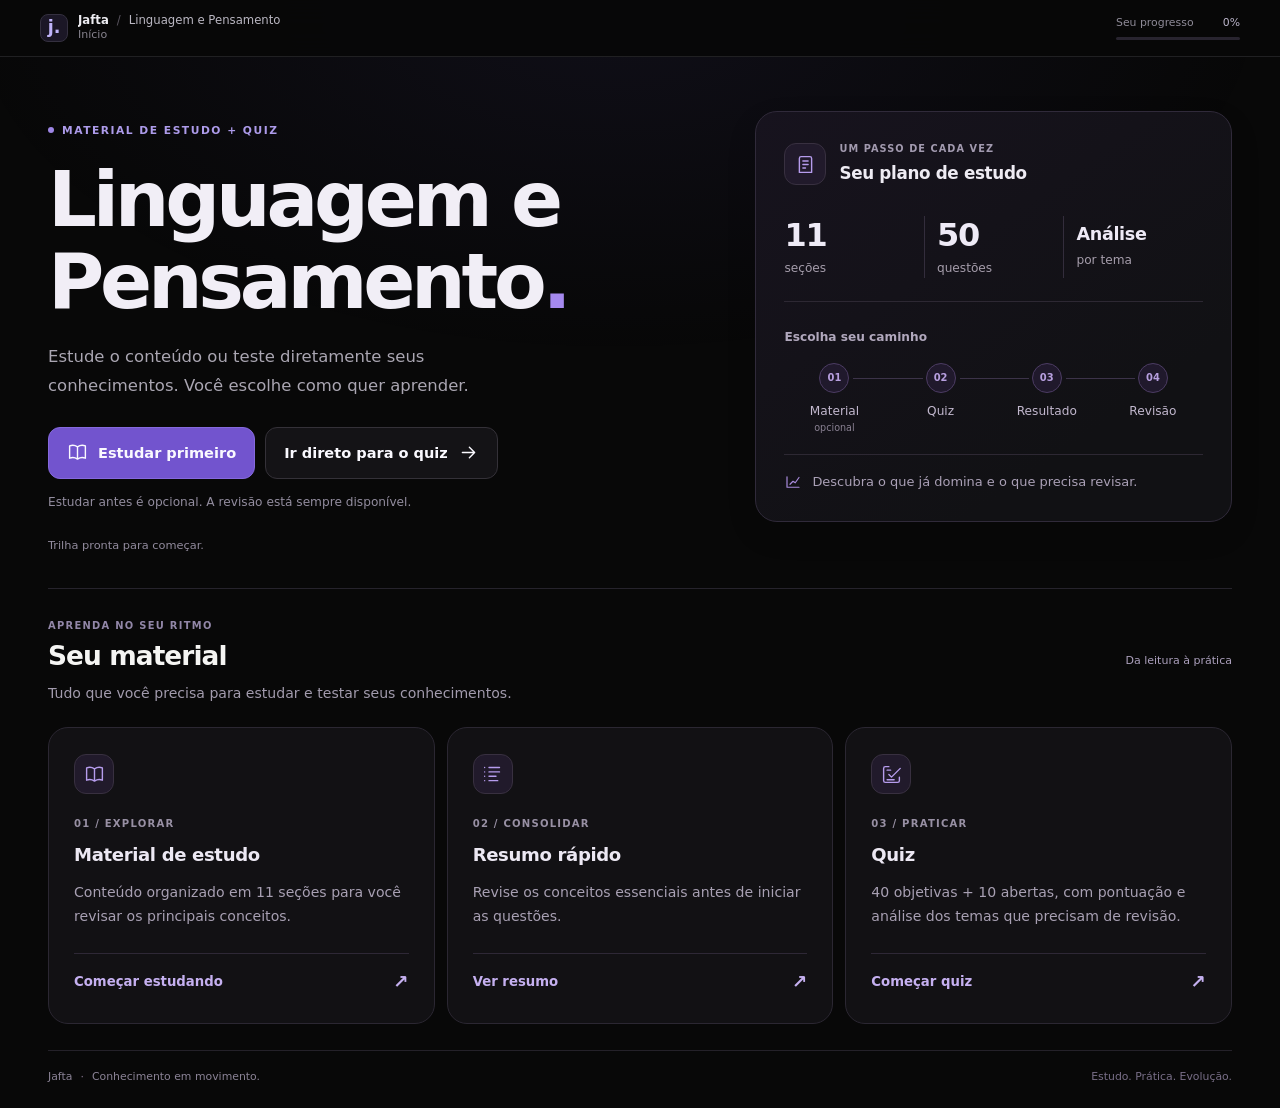
<file: index.html>
<!doctype html>
<html lang="pt-BR">
<head>
  <meta charset="utf-8">
  <meta name="viewport" content="width=device-width,initial-scale=1,viewport-fit=cover">
  <meta name="theme-color" content="#080808">
  <meta name="description" content="Plataforma de estudo sobre Linguagem e Pensamento.">
  <title>Linguagem e Pensamento — Estudo interativo</title>
  <link rel="stylesheet" href="css/app.css">
</head>
<body>
  <a class="skip-link" href="#mainContent">Pular para o conteúdo</a>
  <header class="app-header" id="appHeader">
    <div class="header-row">
      <div class="header-identity">
        <button class="icon-button header-back is-hidden" id="headerBack" type="button" aria-label="Voltar"><span aria-hidden="true">←</span></button>
        <span class="brand-mark" aria-hidden="true">j.</span>
        <div class="header-copy"><span class="header-course"><b>Jafta</b><span class="breadcrumb-divider" aria-hidden="true">/</span>Linguagem e Pensamento</span><strong id="stageLabel">Início</strong></div>
      </div>
      <div class="header-meter"><div class="header-meter-label"><span>Seu progresso</span><span class="header-percent" id="headerPercent">0%</span></div><div class="header-progress" aria-hidden="true"><span id="headerProgress"></span></div></div>
    </div>
  </header>
  <main id="mainContent" tabindex="-1">
    <section class="screen home-screen is-active" id="homeScreen" aria-labelledby="homeTitle">
      <div class="home-hero">
        <div class="hero-copy">
          <p class="eyebrow"><span class="eyebrow-dot" aria-hidden="true"></span>Material de estudo + Quiz</p>
          <h1 id="homeTitle">Linguagem e<br>Pensamento<span class="title-period">.</span></h1>
          <p class="hero-text">Estude o conteúdo ou teste diretamente seus conhecimentos. Você escolhe como quer aprender.</p>
          <div class="hero-actions" aria-label="Escolha como começar">
            <button class="home-button home-button-primary" id="startStudyBtn" data-home-entry type="button" disabled><svg class="ui-icon" aria-hidden="true" viewBox="0 0 24 24"><path d="M12 5.5C9 3.5 5.5 3.5 3 4.5v14c2.5-1 6-1 9 1 3-2 6.5-2 9-1v-14c-2.5-1-6-1-9 1Zm0 0v14"/></svg>Estudar primeiro</button>
            <button class="home-button home-button-secondary" id="directQuizBtn" data-home-entry type="button" disabled>Ir direto para o quiz<svg class="ui-icon" aria-hidden="true" viewBox="0 0 24 24"><path d="M5 12h14m-6-6 6 6-6 6"/></svg></button>
          </div>
          <p class="hero-note">Estudar antes é opcional. A revisão está sempre disponível.</p>
        </div>
        <aside class="study-plan" aria-labelledby="planTitle">
          <div class="plan-heading"><span class="plan-icon" aria-hidden="true"><svg class="ui-icon" viewBox="0 0 24 24"><path d="M7 3h10a2 2 0 0 1 2 2v16H5V5a2 2 0 0 1 2-2Zm2 5h6m-6 4h6m-6 4h3"/></svg></span><div><p class="card-label">Um passo de cada vez</p><h2 id="planTitle">Seu plano de estudo</h2></div></div>
          <dl class="plan-stats"><div><dt>seções</dt><dd id="topicCount">11</dd></div><div><dt>questões</dt><dd id="questionCount">60</dd></div><div><dt>por tema</dt><dd class="stat-text">Análise</dd></div></dl>
          <div class="plan-journey"><p class="plan-label">Escolha seu caminho</p><ol><li><span class="journey-node" aria-hidden="true">01</span><span>Material<small>opcional</small></span></li><li><span class="journey-node" aria-hidden="true">02</span><span>Quiz</span></li><li><span class="journey-node" aria-hidden="true">03</span><span>Resultado</span></li><li><span class="journey-node" aria-hidden="true">04</span><span>Revisão</span></li></ol></div>
          <p class="plan-note"><svg class="ui-icon" aria-hidden="true" viewBox="0 0 24 24"><path d="M4 19V5m0 14h16M8 15l4-4 3 2 5-7"/></svg>Descubra o que já domina e o que precisa revisar.</p>
        </aside>
      </div>
      <p class="load-status" id="loadStatus" role="status">Preparando sua trilha…</p>
      <section class="resume-card is-hidden" id="resumeCard" aria-labelledby="resumeTitle"><div><p class="card-label">Em andamento</p><h2 id="resumeTitle">Você possui um estudo em andamento.</h2><p id="resumeDescription"></p></div><div class="button-row"><button class="button primary" id="continueBtn" type="button">Continuar</button><button class="button ghost" id="resetBtn" type="button">Começar novamente</button></div></section>
      <section class="home-material" aria-labelledby="homeMaterialTitle">
        <div class="material-heading"><div><p class="card-label">Aprenda no seu ritmo</p><h2 id="homeMaterialTitle">Seu material</h2><p>Tudo que você precisa para estudar e testar seus conhecimentos.</p></div><span class="material-tag">Da leitura à prática</span></div>
        <div class="material-grid">
          <article class="material-card"><span class="material-icon" aria-hidden="true"><svg class="ui-icon" viewBox="0 0 24 24"><path d="M12 5.5C9 3.5 5.5 3.5 3 4.5v14c2.5-1 6-1 9 1 3-2 6.5-2 9-1v-14c-2.5-1-6-1-9 1Zm0 0v14"/></svg></span><p class="material-card-label">01 / Explorar</p><h3>Material de estudo</h3><p class="material-description">Conteúdo organizado em 11 seções para você revisar os principais conceitos.</p><button class="material-cta" id="homeStudyBtn" data-home-entry type="button" disabled>Começar estudando<span aria-hidden="true">↗</span></button></article>
          <article class="material-card"><span class="material-icon" aria-hidden="true"><svg class="ui-icon" viewBox="0 0 24 24"><path d="M8 4h12M8 9h12M8 14h8M8 19h10M3 4h.01M3 9h.01M3 14h.01M3 19h.01"/></svg></span><p class="material-card-label">02 / Consolidar</p><h3>Resumo rápido</h3><p class="material-description">Revise os conceitos essenciais antes de iniciar as questões.</p><button class="material-cta" id="homeSummaryBtn" data-home-entry type="button" disabled>Ver resumo<span aria-hidden="true">↗</span></button></article>
          <article class="material-card"><span class="material-icon" aria-hidden="true"><svg class="ui-icon" viewBox="0 0 24 24"><path d="M9 3H5a2 2 0 0 0-2 2v14a2 2 0 0 0 2 2h14a2 2 0 0 0 2-2v-4M9 12l3 3L22 5M7 7h4M7 18h8"/></svg></span><p class="material-card-label">03 / Praticar</p><h3>Quiz</h3><p class="material-description">60 questões com explicações, pontuação e análise dos temas que precisam de revisão.</p><button class="material-cta" id="homeQuizBtn" data-home-entry type="button" disabled>Começar quiz<span aria-hidden="true">↗</span></button></article>
        </div>
      </section>
      <section class="history-block is-hidden" id="historyBlock" aria-labelledby="historyTitle"><div class="section-heading"><div><p class="card-label">Seu progresso</p><h2 id="historyTitle">Tentativas recentes</h2></div></div><div class="history-list" id="historyList"></div></section>
      <footer class="home-footer"><span>Jafta<span class="footer-dot" aria-hidden="true">·</span>Conhecimento em movimento.</span><span>Estudo. Prática. Evolução.</span></footer>
    </section>
    <section class="screen study-screen" id="studyScreen" aria-labelledby="studyTitle">
      <div class="study-index"><span id="studyIndex">Seção 1 de 11</span><span id="studyTime">≈ 3 min</span></div>
      <article class="study-article"><p class="section-number" id="studyNumber">01</p><p class="eyebrow" id="studyGroup">Fundamentos</p><h1 id="studyTitle">Título do tópico</h1><p class="study-lead" id="studySubtitle"></p><p class="study-reference is-hidden" id="studyReference"></p><div class="reading-content" id="studyContent"></div><div class="learning-block key-block is-hidden" id="keyConceptBlock"><span>Conceito-chave</span><p id="keyConcept"></p></div><div class="learning-block example-block is-hidden" id="exampleBlock"><span>Exemplo didático</span><p id="studyExample"></p></div><div class="learning-block remember-block is-hidden" id="rememberBlock"><span>Para lembrar</span><p id="studyRemember"></p></div><div class="comparison-list is-hidden" id="comparisonList"></div><div class="active-review-list is-hidden" id="activeReviewList"></div><div class="keywords" id="studyKeywords" aria-label="Palavras-chave"></div><p class="source-note">Conteúdo estruturado exclusivamente a partir de Material_de_Estudo_Concepcoes_da_Linguagem.pdf.</p></article>
      <nav class="screen-actions split-actions" aria-label="Navegação entre tópicos"><button class="button ghost" id="previousTopicBtn" type="button">Anterior</button><button class="button primary" id="nextTopicBtn" type="button">Próximo tópico</button></nav>
      <div class="study-final-actions is-hidden" id="studyFinalActions"><button class="button primary button-large" id="studyToSummaryBtn" type="button">Ir para o resumo <span aria-hidden="true">→</span></button><button class="button ghost button-large" id="studyToQuizBtn" type="button">Fazer o quiz agora</button></div>
    </section>
    <section class="screen summary-screen" id="summaryScreen" aria-labelledby="summaryTitle">
      <p class="eyebrow">Revisão rápida</p><h1 id="summaryTitle">Antes do quiz,<br>lembre-se disto.</h1><div class="summary-list" id="summaryList"></div>
      <article class="summary-card contrast-card"><p class="card-label">Não confunda</p><div id="dontConfuse"></div></article><article class="summary-card"><p class="card-label">Palavras-chave</p><div class="keywords" id="summaryKeywords"></div></article><article class="summary-phrase"><p class="card-label">Resumo em uma frase</p><blockquote id="summaryPhrase"></blockquote></article>
      <div class="screen-actions"><button class="button primary button-large" id="startQuizBtn" type="button">Começar quiz <span aria-hidden="true">→</span></button><button class="button ghost" id="reviewMaterialBtn" type="button">Rever material</button></div>
    </section>
    <section class="screen quiz-screen" id="quizScreen" aria-labelledby="questionText"><article class="question-card"><div class="question-meta"><span id="questionCounter">Questão 1 de 60</span><span class="topic-pill" id="topicBadge">Tópico</span></div><h1 id="questionText">Carregando questão…</h1><div class="options" id="optionsContainer" role="group" aria-label="Alternativas"></div><p class="selection-status" id="selectionStatus" aria-live="polite">Selecione uma alternativa.</p><button class="button primary button-large" id="confirmBtn" type="button" disabled>Confirmar resposta</button><section class="answer-feedback is-hidden" id="answerFeedback" aria-live="polite"><p class="feedback-state" id="feedbackState"></p><div class="explanation"><span>Entenda</span><p id="explanationText"></p></div><button class="button primary button-large" id="nextQuestionBtn" type="button">Próxima questão <span aria-hidden="true">→</span></button></section></article></section>
    <section class="screen result-screen" id="endScreen" aria-labelledby="resultTitle"><p class="eyebrow">Resultado</p><h1 id="resultTitle">Sua sessão foi concluída.</h1><article class="score-card"><div class="score-ring" id="scoreRing"><div><strong id="scorePercentage">0%</strong><span>aproveitamento</span></div></div><p><strong id="finalScore">0</strong> de <span id="resultTotal">60</span> questões</p><div class="score-details"><span><strong id="finalCorrect">0</strong> acertos</span><span><strong id="finalErrors">0</strong> erros</span></div></article><p class="performance-message" id="performanceMessage"></p>
      <section class="result-section" aria-labelledby="topicPerformanceTitle"><div class="section-heading"><div><p class="card-label">Visão detalhada</p><h2 id="topicPerformanceTitle">Desempenho por tópico</h2></div></div><div class="performance-list" id="topicPerformance"></div></section>
      <section class="result-section review-points" aria-labelledby="reviewPointsTitle"><div class="section-heading"><div><p class="card-label">Recomendação</p><h2 id="reviewPointsTitle">Pontos para revisar</h2></div></div><p class="section-intro" id="reviewIntro"></p><div class="review-points-list" id="reviewPointsList"></div></section>
      <details class="error-review" id="errorReview"><summary><span>Revisão dos erros</span><small id="errorReviewCount"></small></summary><div class="error-list" id="errorList"></div></details>
      <div class="final-actions"><button class="button primary" id="retryQuizBtn" type="button">Refazer quiz</button><button class="button ghost" id="restudyBtn" type="button">Reestudar</button><button class="button text-button" id="goHomeBtn" type="button">Início</button></div>
    </section>
  </main>
  <div class="toast is-hidden" id="toast" role="status" aria-live="polite"></div>
  <script src="js/app.js" defer></script>
</body>
</html>
</file>
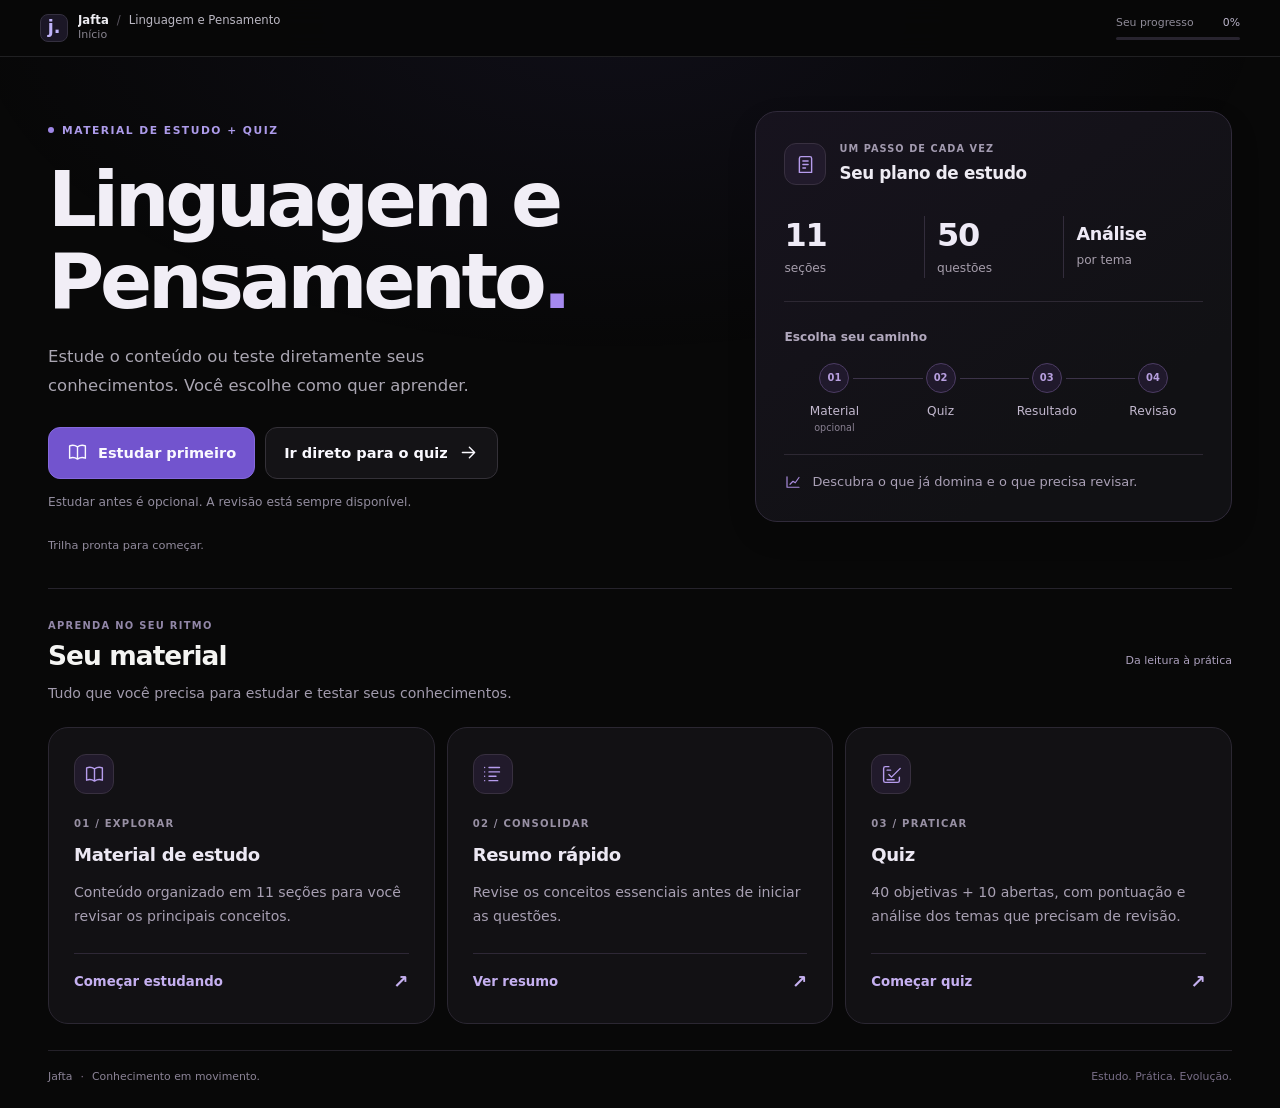
<file: quiz-gerado.html>
<!DOCTYPE html>
<html lang="pt-br">
<head>
    <meta charset="UTF-8">
    <meta name="viewport" content="width=device-width, initial-scale=1.0">
    <title>Quiz Matemática - Gerado</title>
    <link href="https://cdn.jsdelivr.net/npm/bootstrap@5.3.0/dist/css/bootstrap.min.css" rel="stylesheet">
    <link rel="stylesheet" href="https://cdn.jsdelivr.net/npm/bootstrap-icons@1.11.1/font/bootstrap-icons.css">
    <style>
        :root {
            --primary-color: #2563eb;
            --success-color: #16a34a;
            --error-color: #dc2626;
            --bg-color: #f8fafc;
            --card-bg: #ffffff;
            --math-blue: #0369a1;
            --math-purple: #7c3aed;
            --math-orange: #ea580c;
        }

        body {
            background-color: var(--bg-color);
            font-family: 'Segoe UI', system-ui, -apple-system, sans-serif;
            color: #1f2937;
            padding-bottom: 80px;
        }

        .app-container {
            max-width: 600px;
            margin: 0 auto;
            min-height: 100vh;
            background: var(--card-bg);
            box-shadow: 0 0 20px rgba(0,0,0,0.05);
            display: flex;
            flex-direction: column;
        }

        @media (min-width: 768px) {
            .app-container {
                min-height: auto;
                margin-top: 40px;
                margin-bottom: 40px;
                border-radius: 20px;
                overflow: hidden;
            }
            body { padding-bottom: 0; }
        }

        .quiz-header {
            padding: 20px;
            background: white;
            border-bottom: 1px solid #e5e7eb;
            position: sticky;
            top: 0;
            z-index: 10;
        }

        .progress {
            height: 8px;
            border-radius: 4px;
            background-color: #e5e7eb;
            margin-top: 10px;
        }

        .progress-bar {
            background-color: var(--primary-color);
            transition: width 0.3s ease;
        }

        .quiz-body {
            padding: 25px 20px;
            flex-grow: 1;
        }

        .author-badge {
            background-color: #e0e7ff;
            color: var(--primary-color);
            padding: 5px 12px;
            border-radius: 50px;
            font-size: 0.85rem;
            font-weight: 600;
            display: inline-block;
            margin-bottom: 15px;
            text-transform: uppercase;
            letter-spacing: 0.5px;
        }

        .question-text {
            font-size: 1.25rem;
            font-weight: 700;
            line-height: 1.4;
            margin-bottom: 25px;
            color: #111827;
        }

        .option-btn {
            width: 100%;
            text-align: left;
            margin-bottom: 12px;
            padding: 16px;
            border: 2px solid #e5e7eb;
            border-radius: 12px;
            background: white;
            color: #4b5563;
            font-weight: 500;
            transition: all 0.2s ease;
            position: relative;
            display: flex;
            align-items: center;
        }

        .option-btn:hover {
            background-color: #f9fafb;
            border-color: #d1d5db;
        }

        .option-btn.correct {
            background-color: #ecfdf5;
            border-color: var(--success-color);
            color: #065f46;
        }

        .option-btn.wrong {
            background-color: #fef2f2;
            border-color: var(--error-color);
            color: #991b1b;
        }

        .explanation-box {
            margin-top: 20px;
            padding: 15px;
            background-color: #eff6ff;
            border-left: 4px solid var(--primary-color);
            border-radius: 8px;
            font-size: 0.95rem;
            display: none;
            animation: fadeIn 0.4s ease;
        }

        @keyframes fadeIn {
            from { opacity: 0; transform: translateY(10px); }
            to { opacity: 1; transform: translateY(0); }
        }

        .footer-action {
            position: fixed;
            bottom: 0;
            left: 0;
            width: 100%;
            padding: 15px 20px;
            background: white;
            box-shadow: 0 -4px 20px rgba(0,0,0,0.05);
            z-index: 100;
            display: none;
        }

        @media (min-width: 768px) {
            .footer-action {
                position: static;
                box-shadow: none;
                border-top: 1px solid #e5e7eb;
            }
        }

        .screen-centered {
            display: flex;
            flex-direction: column;
            align-items: center;
            justify-content: center;
            min-height: 80vh;
            text-align: center;
            padding: 20px;
        }

        .score-big {
            font-size: 4rem;
            font-weight: 800;
            color: var(--primary-color);
        }

        .btn-custom-primary {
            background-color: var(--primary-color);
            color: white;
            border: none;
            padding: 15px 30px;
            border-radius: 12px;
            font-weight: 600;
            font-size: 1.1rem;
            width: 100%;
            box-shadow: 0 4px 12px rgba(79, 70, 229, 0.3);
            transition: transform 0.2s;
        }

        .btn-custom-primary:active {
            transform: scale(0.98);
            color: white;
        }

        .score-display {
            font-size: 1.2rem;
            font-weight: bold;
            color: var(--success-color);
        }
    </style>
</head>
<body>
    <div class="app-container">
        <div id="quiz-screen">
            <div class="quiz-header">
                <div class="d-flex justify-content-between align-items-center mb-1">
                    <span class="fw-bold text-secondary" style="font-size: 0.9rem;">Questão <span id="current-q-num">1</span> de <span id="total-questions">30</span></span>
                    <span class="badge bg-success rounded-pill" id="score-badge">Acertos: 0</span>
                </div>
                <div class="progress">
                    <div id="progress-bar" class="progress-bar" role="progressbar" style="width: 0%"></div>
                </div>
            </div>

            <div class="quiz-body">
                <div id="author-badge" class="author-badge">TEMA</div>
                <h3 id="question-text" class="question-text">Pergunta...</h3>

                <div id="options-container"></div>

                <div id="explanation" class="explanation-box">
                    <div class="d-flex align-items-start">
                        <i class="bi bi-lightbulb-fill text-warning me-2 mt-1"></i>
                        <div>
                            <strong>Explicação:</strong><br>
                            <span id="explanation-text"></span>
                        </div>
                    </div>
                </div>
            </div>

            <div id="footer-action" class="footer-action">
                <button id="next-btn" class="btn btn-custom-primary" onclick="nextQuestion()">
                    Próxima <i class="bi bi-arrow-right ms-2"></i>
                </button>
            </div>
        </div>

        <div id="end-screen" class="screen-centered" style="display: none;">
            <div class="mb-3">
                <span id="result-icon" style="font-size: 5rem;">🏆</span>
            </div>
            <h2 class="fw-bold">Quiz Concluído!</h2>
            <p class="text-muted mb-4">Confira sua performance</p>
            
            <div class="card border-0 shadow-sm mb-4" style="background: linear-gradient(135deg, rgba(3, 105, 161, 0.1) 0%, rgba(124, 58, 237, 0.1) 100%); width: 200px;">
                <div class="card-body text-center py-4">
                    <div style="font-size: 3rem; font-weight: 800; background: linear-gradient(135deg, #0369a1, #7c3aed); -webkit-background-clip: text; -webkit-text-fill-color: transparent; background-clip: text;">
                        <span id="final-score">0</span><span style="font-size: 1.5rem; color: #94a3b8;">/30</span>
                    </div>
                    <div class="mt-2">
                        <span id="score-percentage" style="font-size: 1.2rem; font-weight: 600; color: #0369a1;">0%</span>
                    </div>
                </div>
            </div>
            
            <div class="alert alert-light border-2 w-100 mx-auto" id="result-alert" style="border-color: #0369a1; max-width: 500px;">
                <div class="d-flex align-items-start">
                    <span id="alert-icon" style="font-size: 1.5rem; margin-right: 12px;">🏆</span>
                    <div>
                        <strong id="alert-title" class="d-block mb-1">Parabéns!</strong>
                        <span id="final-message"></span>
                    </div>
                </div>
            </div>
            
            <div class="d-grid gap-2 w-100 mt-4" style="max-width: 500px;">
                <button class="btn btn-lg" style="background: linear-gradient(135deg, #0369a1 0%, #7c3aed 100%); color: white; border: none; font-weight: 600;" onclick="location.reload()">
                    <i class="bi bi-arrow-clockwise me-2"></i> Tentar Novamente
                </button>
                <a href="index.html" class="btn btn-lg btn-outline-secondary" style="font-weight: 600;">
                    <i class="bi bi-house-door me-2"></i> Voltar
                </a>
            </div>
        </div>
    </div>

    <script>
        let questions = [];
        let currentQuestionIndex = 0;
        let score = 0;
        let isAnswered = false;

        const quizScreen = document.getElementById('quiz-screen');
        const endScreen = document.getElementById('end-screen');
        
        const currentQNum = document.getElementById('current-q-num');
        const totalQuestions = document.getElementById('total-questions');
        const scoreBadge = document.getElementById('score-badge');
        const progressBar = document.getElementById('progress-bar');
        
        const authorBadge = document.getElementById('author-badge');
        const questionTextEl = document.getElementById('question-text');
        const optionsContainer = document.getElementById('options-container');
        
        const explanationBox = document.getElementById('explanation');
        const explanationText = document.getElementById('explanation-text');
        
        const footerAction = document.getElementById('footer-action');
        const nextBtn = document.getElementById('next-btn');
        
        const finalScoreEl = document.getElementById('final-score');
        const scoreTotalEl = document.getElementById('score-total');
        const finalMessageEl = document.getElementById('final-message');

        async function iniciarQuiz() {
            try {
                // Carregar perguntas do arquivo CSV
                const response = await fetch('perguntas.csv');
                if (!response.ok) {
                    throw new Error('Arquivo perguntas.csv não encontrado');
                }

                const csvText = await response.text();
                questions = parseCSV(csvText);
                
                if (!Array.isArray(questions) || questions.length === 0) {
                    throw new Error('Nenhuma pergunta encontrada no arquivo CSV');
                }

                totalQuestions.innerText = questions.length;
                scoreTotalEl.innerHTML = `/<span>${questions.length}</span>`;
                loadQuestion();
            } catch (erro) {
                console.error('Erro:', erro);
                alert('Erro ao carregar perguntas: ' + erro.message);
                window.location.href = 'index.html';
            }
        }

        function parseCSV(csvText) {
            const lines = csvText.trim().split('\n');
            const headers = lines[0].split(',');
            const questionsArray = [];

            for (let i = 1; i < lines.length; i++) {
                const values = lines[i].split(',');
                if (values.length < 8) continue;

                questionsArray.push({
                    author: values[0].trim(),
                    text: values[1].trim(),
                    options: [
                        values[2].trim(),
                        values[3].trim(),
                        values[4].trim(),
                        values[5].trim()
                    ],
                    correct: parseInt(values[6].trim()),
                    explanation: values[7].trim()
                });
            }

            return questionsArray;
        }

        function loadQuestion() {
            isAnswered = false;
            footerAction.style.display = 'none';
            explanationBox.style.display = 'none';
            
            const q = questions[currentQuestionIndex];
            
            currentQNum.innerText = currentQuestionIndex + 1;
            const progressPercent = ((currentQuestionIndex) / questions.length) * 100;
            progressBar.style.width = `${progressPercent}%`;

            authorBadge.innerText = q.author || 'TEMA';
            questionTextEl.innerText = q.text;

            optionsContainer.innerHTML = '';
            q.options.forEach((opt, index) => {
                const btn = document.createElement('button');
                btn.className = 'option-btn';
                btn.innerHTML = `<span class="me-2 text-secondary fw-bold">${['A','B','C','D'][index]}.</span> ${opt}`;
                btn.onclick = () => checkAnswer(index, btn);
                optionsContainer.appendChild(btn);
            });
            
            window.scrollTo({ top: 0, behavior: 'smooth' });
        }

        function checkAnswer(selectedIndex, btnElement) {
            if (isAnswered) return;
            isAnswered = true;

            const q = questions[currentQuestionIndex];
            const buttons = optionsContainer.querySelectorAll('button');

            if (selectedIndex === q.correct) {
                btnElement.classList.add('correct');
                btnElement.innerHTML += ' <i class="bi bi-check-circle-fill ms-auto"></i>';
                score++;
                scoreBadge.innerText = `Acertos: ${score}`;
            } else {
                btnElement.classList.add('wrong');
                btnElement.innerHTML += ' <i class="bi bi-x-circle-fill ms-auto"></i>';
                const correctBtn = buttons[q.correct];
                correctBtn.classList.add('correct');
                correctBtn.innerHTML += ' <i class="bi bi-check-circle-fill ms-auto"></i>';
            }

            explanationText.innerText = q.explanation || 'Sem explicação disponível.';
            explanationBox.style.display = 'block';
            
            footerAction.style.display = 'block';
            
            setTimeout(() => {
                footerAction.scrollIntoView({ behavior: 'smooth', block: 'end' });
            }, 100);
        }

        function nextQuestion() {
            currentQuestionIndex++;
            if (currentQuestionIndex < questions.length) {
                loadQuestion();
            } else {
                showResults();
            }
        }

        function showResults() {
            quizScreen.style.display = 'none';
            endScreen.style.display = 'flex';
            finalScoreEl.innerText = score;

            const percentage = (score / questions.length) * 100;
            const scorePercentageEl = document.getElementById('score-percentage');
            const resultAlert = document.getElementById('result-alert');
            const alertIcon = document.getElementById('alert-icon');
            const alertTitle = document.getElementById('alert-title');
            const resultIcon = document.getElementById('result-icon');
            let message = "";
            let icon = "🏆";
            let borderColor = "#0369a1";
            let titleText = "Parabéns!";
            
            scorePercentageEl.innerText = Math.round(percentage) + '%';
            
            if (percentage >= 90) {
                message = "Excelente trabalho! Você é um expert em Matemática. Continue assim!";
                icon = "🏆";
                borderColor = "#16a34a";
                titleText = "Excepcional!";
                resultIcon.innerText = "🏆";
            }
            else if (percentage >= 80) {
                message = "Que legal! Você demonstrou excelente compreensão dos conceitos matemáticos.";
                icon = "⭐";
                borderColor = "#ea580c";
                titleText = "Muito Bom!";
                resultIcon.innerText = "⭐";
            }
            else if (percentage >= 70) {
                message = "Muito bom! Você tem um bom domínio. Estude mais alguns conceitos e melhore ainda mais.";
                icon = "✨";
                borderColor = "#0369a1";
                titleText = "Bom Desempenho!";
                resultIcon.innerText = "✨";
            }
            else if (percentage >= 50) {
                message = "Bom começo! Revise os conceitos principais e pratique mais problemas matemáticos.";
                icon = "📚";
                borderColor = "#f59e0b";
                titleText = "Continue Estudando";
                resultIcon.innerText = "📚";
            }
            else {
                message = "Dedique mais tempo aos estudos! A prática leva à perfeição. Você consegue!";
                icon = "💪";
                borderColor = "#dc2626";
                titleText = "Não Desista!";
                resultIcon.innerText = "💪";
            }
            
            alertIcon.innerText = icon;
            alertTitle.innerText = titleText;
            resultAlert.style.borderColor = borderColor;
            finalMessageEl.innerText = message;
        }

        // Iniciar quiz quando a página carregar
        window.addEventListener('DOMContentLoaded', iniciarQuiz);
    </script>
</body>
</html>
</file>
<file: css/app.css>
:root{color-scheme:dark;--bg:#080808;--surface:#111;--surface-2:#171717;--surface-3:#1d1d1d;--line:#2a2a2a;--text:#f5f5f3;--muted:#a1a1a1;--accent:#7c6cf2;--accent-strong:#9285ff;--accent-soft:rgba(124,108,242,.13);--success:#5fce91;--success-soft:rgba(95,206,145,.1);--danger:#ef7a82;--danger-soft:rgba(239,122,130,.1);--radius:20px;--content:760px;--shadow:0 18px 60px rgba(0,0,0,.25)}
*{box-sizing:border-box}html{background:var(--bg);scroll-behavior:smooth}body{min-width:320px;min-height:100vh;margin:0;background:var(--bg);color:var(--text);font:16px/1.65 Inter,ui-sans-serif,system-ui,-apple-system,BlinkMacSystemFont,"Segoe UI",sans-serif;-webkit-font-smoothing:antialiased}button{font:inherit}button:focus-visible,a:focus-visible,summary:focus-visible{outline:3px solid var(--accent-strong);outline-offset:3px}.is-hidden{display:none!important}.skip-link{position:fixed;left:-1000px;top:10px;z-index:100;padding:10px 14px;border-radius:10px;background:var(--text);color:var(--bg)}.skip-link:focus{left:12px}body:before{content:"";position:fixed;inset:0 0 auto;height:220px;pointer-events:none;background:radial-gradient(circle at 50% -80px,rgba(124,108,242,.18),transparent 68%)}
.app-header{position:sticky;top:0;z-index:20;padding:max(7px,env(safe-area-inset-top)) 18px 7px;border-bottom:1px solid #202022;background:rgba(8,8,8,.94);backdrop-filter:blur(18px)}.app-header.scrolled{border-color:#303033}.header-row{display:flex;align-items:center;justify-content:space-between;gap:16px;max-width:1200px;min-height:42px;margin:auto}.header-identity{display:flex;align-items:center;gap:10px;min-width:0}.brand-mark{display:grid;place-items:center;flex:0 0 28px;width:28px;height:28px;border:1px solid #34303f;border-radius:8px;background:#1b1726;color:#c0b4fa;font-size:1.1rem;font-weight:800;line-height:1}.header-copy{min-width:0;line-height:1.3}.header-course{display:block;overflow:hidden;color:#bab7c2;font-size:.73rem;white-space:nowrap;text-overflow:ellipsis}.header-course b{font-weight:650;color:#eeedf2}.breadcrumb-divider{margin:0 8px;color:#59545f}.header-copy>strong{display:block;color:#88848f;font-size:.69rem;font-weight:500}.header-meter{flex:0 0 72px}.header-meter-label{display:flex;justify-content:space-between;gap:8px;color:#8f8b98;font-size:.68rem;line-height:1.3}.header-meter-label>span:first-child{display:none}.header-percent{color:#bcb6cc;font-variant-numeric:tabular-nums}.header-progress{height:3px;margin-top:6px;overflow:hidden;border-radius:4px;background:#28242f}.header-progress span{display:block;width:0;height:100%;border-radius:inherit;background:var(--accent);transition:width .22s ease}.icon-button{display:grid;place-items:center;width:40px;height:40px;border:0;border-radius:10px;background:transparent;color:var(--text);cursor:pointer;font-size:1.25rem}.icon-button:hover{background:var(--surface-2)}@media(max-width:450px){.header-course b,.breadcrumb-divider{display:none}}
main{position:relative;z-index:1}.screen{display:none;width:min(100%,var(--content));margin:0 auto;padding:36px 18px max(44px,env(safe-area-inset-bottom));animation:screen-in .24s ease}.screen.is-active{display:block}.eyebrow,.card-label{margin:0 0 10px;color:var(--accent-strong);font-size:.72rem;font-weight:800;letter-spacing:.13em;text-transform:uppercase}.summary-screen>h1,.result-screen>h1{margin:0;font-size:clamp(2.4rem,12vw,4.5rem);line-height:1.02;letter-spacing:-.055em}.resume-card,.summary-card,.result-section,.error-review{border:1px solid var(--line);border-radius:var(--radius);background:var(--surface)}.resume-card{margin:0 0 20px;padding:20px;border-color:rgba(124,108,242,.45)}.resume-card h2{margin:0 0 7px;font-size:1.05rem}.resume-card p:not(.card-label){margin:0;color:var(--muted);font-size:.87rem}.button-row{display:grid;gap:9px;margin-top:18px}.history-block{margin:28px 0}.history-list{display:grid;gap:9px}.history-item{display:flex;justify-content:space-between;gap:15px;padding:14px 16px;border:1px solid var(--line);border-radius:15px;background:var(--surface)}.history-item strong,.history-item span{display:block}.history-item span{color:var(--muted);font-size:.76rem}.history-score{color:var(--accent-strong);font-size:1.2rem;font-weight:850}.load-status{margin:12px 0 0;color:var(--muted);font-size:.78rem;text-align:center}.button{display:inline-flex;align-items:center;justify-content:center;gap:9px;width:100%;min-height:52px;padding:13px 18px;border:1px solid transparent;border-radius:15px;cursor:pointer;font-weight:780;transition:transform .15s ease,background .15s ease,border-color .15s ease}.button:active:not(:disabled){transform:scale(.985)}.button:disabled{cursor:not-allowed;opacity:.45}.button-large{min-height:58px}.primary{background:var(--accent);color:white}.primary:hover:not(:disabled){background:var(--accent-strong)}.ghost{border-color:var(--line);background:var(--surface);color:var(--text)}.ghost:hover{background:var(--surface-2)}.text-button{background:transparent;color:var(--muted)}
.study-screen{padding-top:24px}.study-index{display:flex;justify-content:space-between;margin-bottom:26px;color:var(--muted);font-size:.78rem}.study-article{padding-bottom:12px}.section-number{margin:0;color:#444;font-size:3rem;font-weight:900;line-height:1}.study-article h1{max-width:650px;margin:7px 0 13px;font-size:clamp(2rem,9vw,3.4rem);line-height:1.08;letter-spacing:-.045em}.study-lead{margin:0 0 32px;color:#bcbcbc;font-size:1.08rem}.reading-content{display:grid;gap:18px;margin-bottom:24px}.reading-content p{margin:0;color:#dededb;font-size:1.04rem;line-height:1.82}.learning-block{margin:14px 0;padding:20px;border:1px solid var(--line);border-radius:18px;background:var(--surface)}.learning-block>span{display:block;margin-bottom:8px;color:var(--accent-strong);font-size:.7rem;font-weight:850;letter-spacing:.11em;text-transform:uppercase}.learning-block p{margin:0;color:#d6d6d3;line-height:1.72}.example-block{border-left:3px solid var(--accent)}.warning-block{background:#141414}.keywords{display:flex;flex-wrap:wrap;gap:8px;margin:22px 0}.keyword{padding:7px 11px;border:1px solid var(--line);border-radius:999px;background:var(--surface);color:#c6c6c6;font-size:.76rem}.source-note{margin:26px 0 0;color:#666;font-size:.72rem}.screen-actions{display:grid;gap:10px;margin-top:28px}.split-actions{grid-template-columns:minmax(0,.7fr) minmax(0,1.3fr)}.split-actions.single-action{grid-template-columns:1fr}
.summary-screen{padding-top:45px}.summary-screen>h1{margin-bottom:30px}.summary-list{display:grid;gap:10px}.summary-point{display:grid;grid-template-columns:34px 1fr;gap:13px;padding:17px;border:1px solid var(--line);border-radius:17px;background:var(--surface)}.summary-point>span{color:var(--accent-strong);font-size:.75rem;font-weight:850}.summary-point h2{margin:0 0 5px;font-size:.95rem}.summary-point p{margin:0;color:var(--muted);font-size:.87rem}.summary-card{margin-top:14px;padding:20px}.contrast-card{background:var(--surface-2)}.contrast-pair{display:grid;grid-template-columns:1fr auto 1fr;align-items:center;gap:10px}.contrast-pair span{color:var(--muted);font-size:.82rem}.contrast-pair b{color:var(--accent-strong)}.summary-phrase{margin:14px 0;padding:25px 20px;border-radius:var(--radius);background:var(--accent-soft)}.summary-phrase blockquote{margin:0;color:#e3e0ff;font-size:1.12rem;font-weight:650;line-height:1.6}
.quiz-screen{padding-top:24px}.question-card{padding:4px 0 30px}.question-meta{display:flex;align-items:center;justify-content:space-between;gap:12px;margin-bottom:25px;color:var(--muted);font-size:.76rem}.topic-pill{max-width:58%;overflow:hidden;padding:6px 10px;border-radius:999px;background:var(--accent-soft);color:#bdb5ff;text-overflow:ellipsis;white-space:nowrap}.question-card>h1{margin:0 0 27px;font-size:clamp(1.55rem,7vw,2.35rem);font-weight:680;line-height:1.35;letter-spacing:-.025em}.options{display:grid;gap:10px}.option{display:grid;grid-template-columns:32px 1fr;align-items:start;gap:12px;width:100%;min-height:64px;padding:15px;border:1px solid var(--line);border-radius:17px;background:var(--surface);color:var(--text);cursor:pointer;text-align:left;transition:border-color .15s,background .15s}.option:hover:not(:disabled),.option.selected{border-color:var(--accent);background:var(--accent-soft)}.option:disabled{cursor:default}.option-letter{display:grid;place-items:center;width:30px;height:30px;border:1px solid #414141;border-radius:10px;color:var(--muted);font-size:.73rem;font-weight:850}.option-text{padding-top:2px;line-height:1.5}.option.correct{border-color:var(--success);background:var(--success-soft)}.option.incorrect{border-color:var(--danger);background:var(--danger-soft)}.option.correct .option-letter{border-color:var(--success);background:var(--success);color:#062613}.option.incorrect .option-letter{border-color:var(--danger);color:var(--danger)}.selection-status{min-height:24px;margin:14px 0;color:var(--muted);font-size:.8rem;text-align:center}.answer-feedback{margin-top:16px}.feedback-state{margin:0 0 12px;padding:12px 15px;border-radius:13px;font-weight:800}.feedback-state.correct{background:var(--success-soft);color:var(--success)}.feedback-state.incorrect{background:var(--danger-soft);color:var(--danger)}.explanation{margin:0 0 16px;padding:20px;border:1px solid var(--line);border-radius:18px;background:var(--surface)}.explanation span{color:var(--accent-strong);font-size:.72rem;font-weight:850;letter-spacing:.12em;text-transform:uppercase}.explanation p{margin:8px 0 0;color:#d4d4d1;line-height:1.75}
.result-screen{padding-top:45px}.result-screen>h1{font-size:clamp(2.1rem,10vw,4rem)}.score-card{margin:28px 0 16px;padding:25px 20px;border:1px solid var(--line);border-radius:24px;background:var(--surface);text-align:center}.score-ring{display:grid;place-items:center;width:156px;height:156px;margin:0 auto 20px;border-radius:50%;background:conic-gradient(var(--accent) 0%,#242424 0)}.score-ring:before{content:"";grid-area:1/1;width:126px;height:126px;border-radius:50%;background:var(--surface)}.score-ring div{z-index:1;grid-area:1/1}.score-ring strong,.score-ring span{display:block}.score-ring strong{font-size:2rem}.score-ring span{color:var(--muted);font-size:.68rem}.score-card>p{margin:0 0 13px;color:var(--muted)}.score-card>p strong{color:var(--text);font-size:1.45rem}.score-details{display:flex;justify-content:center;gap:24px;font-size:.8rem}.score-details span:first-child strong{color:var(--success)}.score-details span:last-child strong{color:var(--danger)}.performance-message{margin:0 0 28px;padding:17px;border-left:3px solid var(--accent);border-radius:0 14px 14px 0;background:var(--accent-soft);color:#dfdcff}.result-section{margin:14px 0;padding:20px}.section-heading h2{margin:0;font-size:1.12rem}.section-intro{margin:7px 0 15px;color:var(--muted);font-size:.86rem}.performance-list,.review-points-list{display:grid;gap:15px;margin-top:18px}.performance-head{display:flex;justify-content:space-between;gap:12px;margin-bottom:7px;font-size:.82rem}.performance-head span{color:var(--muted)}.mini-track{height:6px;overflow:hidden;border-radius:10px;background:#292929}.mini-track span{display:block;height:100%;border-radius:inherit;background:var(--accent)}.review-point{padding:15px;border:1px solid var(--line);border-radius:15px;background:var(--surface-2)}.review-point-head{display:flex;justify-content:space-between;gap:15px}.review-point h3{margin:0;font-size:.9rem}.review-point strong{color:var(--accent-strong)}.review-point .button,.mistake .button{min-height:42px;margin-top:13px;font-size:.78rem}.error-review{margin:14px 0;overflow:hidden}.error-review summary{display:flex;justify-content:space-between;padding:20px;cursor:pointer;font-weight:800}.error-review summary small{color:var(--muted);font-weight:500}.error-list{display:grid;gap:12px;padding:0 12px 12px}.mistake{padding:18px;border:1px solid rgba(239,122,130,.22);border-radius:16px;background:var(--danger-soft)}.mistake h3{margin:4px 0 12px;font-size:.98rem}.mistake p{margin:8px 0;color:#c3c3c3;font-size:.84rem}.mistake .correct-copy{color:var(--success)}.mistake .explain-copy{padding-top:9px;border-top:1px solid rgba(255,255,255,.08)}.final-actions{display:grid;gap:10px;margin-top:22px}.toast{position:fixed;z-index:50;left:18px;right:18px;bottom:max(18px,env(safe-area-inset-bottom));max-width:520px;margin:auto;padding:13px 16px;border:1px solid var(--line);border-radius:14px;background:#202020;box-shadow:var(--shadow);font-size:.85rem;text-align:center}
.study-reference{margin:-18px 0 28px;color:#777;font-size:.76rem}.remember-block{border-color:rgba(124,108,242,.42);background:var(--accent-soft)}.comparison-list{display:grid;gap:12px;margin:25px 0}.comparison-card{overflow:hidden;border:1px solid var(--line);border-radius:18px;background:var(--surface)}.comparison-card h2{margin:0;padding:13px 17px;border-bottom:1px solid var(--line);color:var(--accent-strong);font-size:.73rem;letter-spacing:.12em;text-transform:uppercase}.comparison-sides{display:grid;gap:0}.comparison-side{padding:16px 17px}.comparison-side+.comparison-side{border-top:1px solid var(--line)}.comparison-side span{display:block;margin-bottom:4px;color:var(--muted);font-size:.7rem;font-weight:800;text-transform:uppercase}.comparison-side p{margin:0;color:#ddd;font-size:.91rem;line-height:1.55}.active-review-list{display:grid;gap:10px;margin:25px 0}.review-question{overflow:hidden;border:1px solid var(--line);border-radius:17px;background:var(--surface)}.review-question summary{display:grid;grid-template-columns:28px 1fr auto;align-items:start;gap:10px;padding:17px;cursor:pointer;list-style:none;font-weight:700;line-height:1.5}.review-question summary::-webkit-details-marker{display:none}.review-question summary>span:first-child{color:var(--accent-strong);font-size:.72rem}.review-question summary>span:last-child{color:var(--accent-strong);font-size:1.15rem;transition:transform .2s}.review-question[open] summary>span:last-child{transform:rotate(45deg)}.review-answer{margin:0;padding:0 17px 18px 55px;color:#c9c9c6;font-size:.9rem;line-height:1.72}.study-final-actions{display:grid;gap:10px;margin-top:12px}
@media(min-width:700px){.app-header{padding-inline:24px}.screen{padding-inline:24px}.resume-card,.summary-card,.result-section{padding:26px}.button-row{grid-template-columns:1fr 1fr}.study-article{padding:18px 34px 0}.comparison-sides{grid-template-columns:1fr 1fr}.comparison-side+.comparison-side{border-top:0;border-left:1px solid var(--line)}.study-final-actions{grid-template-columns:1fr 1fr}.question-card{padding:20px 38px}.screen-actions{grid-template-columns:1fr 1fr}.final-actions{grid-template-columns:1fr 1fr 1fr}.history-list{grid-template-columns:1fr 1fr}}
/* Home: a compact introduction, with independent access to every resource. */
body:before{height:360px;background:radial-gradient(ellipse at 48% 0,rgba(124,108,242,.07),transparent 70%)}
.screen.home-screen{width:min(100%,1240px);padding:36px 18px max(20px,env(safe-area-inset-bottom))}.ui-icon{display:block;width:21px;height:21px;flex:0 0 auto;fill:none;stroke:currentColor;stroke-width:1.6;stroke-linecap:round;stroke-linejoin:round}.home-hero{display:grid;gap:30px}.hero-copy{min-width:0}.hero-copy .eyebrow{display:flex;align-items:center;gap:8px;margin-bottom:18px;color:#ad9bea;font-size:.67rem;letter-spacing:.14em}.eyebrow-dot{width:6px;height:6px;border-radius:50%;background:#9e86e6}.hero-copy h1{margin:0;font-size:clamp(2.75rem,9.8vw,5rem);font-weight:750;line-height:1.06;letter-spacing:-.055em;color:#f1eef6}.title-period{color:#a589ee}.hero-text{max-width:510px;margin:18px 0 24px;color:#aaa6b2;font-size:1rem;line-height:1.75}.hero-actions{display:grid;gap:10px}.home-button{display:inline-flex;align-items:center;justify-content:center;gap:10px;min-height:52px;width:100%;padding:13px 18px;border:1px solid transparent;border-radius:12px;color:#faf9ff;font-size:.91rem;font-weight:650;cursor:pointer;transition:background .2s,border-color .2s,transform .2s}.home-button-primary{background:#7254ce;border-color:#8569dd}.home-button-primary:hover:not(:disabled){background:#8062db;border-color:#9b83ea}.home-button-secondary{background:#141316;border-color:#343138}.home-button-secondary:hover:not(:disabled){background:#211d28;border-color:#67597d}.home-button:active:not(:disabled){transform:translateY(1px)}.home-button:disabled,.material-cta:disabled{cursor:not-allowed;opacity:.45}.hero-note{margin:13px 0 0;color:#938d9f;font-size:.76rem;line-height:1.65}.study-plan{align-self:center;min-width:0;padding:24px 22px;border:1px solid #302a3a;border-radius:22px;background:linear-gradient(145deg,#17131e,#111114 75%);box-shadow:0 12px 30px rgba(0,0,0,.12)}.plan-heading{display:flex;align-items:center;gap:13px}.plan-icon,.material-icon{display:grid;place-items:center;width:42px;height:42px;border:1px solid #383040;border-radius:12px;background:#211a2b;color:#b69ced}.plan-heading .card-label{margin:0 0 3px;color:#a29aaF;font-size:.61rem;letter-spacing:.11em}.plan-heading h2{margin:0;color:#eeebf3;font-size:1.05rem;font-weight:650;letter-spacing:-.02em}.plan-stats{display:grid;grid-template-columns:repeat(3,minmax(0,1fr));margin:25px 0;padding:0 0 23px;border-bottom:1px solid #2d2833}.plan-stats>div{display:flex;flex-direction:column;justify-content:center;gap:4px;padding:0 12px;border-left:1px solid #332d3c}.plan-stats>div:first-child{padding-left:0;border-left:0}.plan-stats>div:last-child{padding-right:0}.plan-stats dt{order:2;color:#a59dab;font-size:.76rem}.plan-stats dd{margin:0;color:#eeeaf6;font-size:1.8rem;font-weight:700;line-height:1.2;letter-spacing:-.04em}.plan-stats .stat-text{font-size:1.1rem;letter-spacing:-.02em}.plan-label{margin:0 0 16px;color:#b1a8bd;font-size:.76rem;font-weight:550}.plan-journey ol{display:grid;grid-template-columns:repeat(4,minmax(0,1fr));gap:6px;margin:0;padding:0;list-style:none}.plan-journey li{position:relative;display:flex;align-items:center;flex-direction:column;gap:9px;min-width:0;text-align:center}.plan-journey li:not(:last-child):after{content:"";position:absolute;left:calc(50% + 19px);right:calc(-50% + 12px);top:15px;height:1px;background:#3c3349}.journey-node{display:grid;place-items:center;z-index:1;width:30px;height:30px;border:1px solid #4c3c63;border-radius:50%;background:#20192c;color:#b79fdf;font-size:.62rem;font-weight:700}.plan-journey li>span:last-child{color:#c2b8ce;font-size:.68rem;line-height:1.5}.plan-journey small{display:block;color:#898092;font-size:.6rem}.plan-note{display:flex;align-items:flex-start;gap:10px;margin:19px 0 0;padding-top:16px;border-top:1px solid #2d2833;color:#aaa0b6;font-size:.77rem;line-height:1.65}.plan-note .ui-icon{width:18px;height:18px;margin-top:2px;color:#a98bdd}.home-screen .load-status{margin:14px 0 0;min-height:18px;font-size:.71rem;color:#928b9d;text-align:left}.home-screen .resume-card{margin:22px 0 0}.home-material{margin-top:30px;padding-top:28px;border-top:1px solid #26232c}.material-heading{display:flex;align-items:center;justify-content:space-between;gap:20px;margin-bottom:20px}.material-heading .card-label{margin-bottom:5px;font-size:.62rem;letter-spacing:.13em;color:#9287a8}.material-heading h2{margin:0;font-size:1.65rem;font-weight:650;letter-spacing:-.035em;line-height:1.3}.material-heading>div>p:last-child{margin:8px 0 0;color:#a29baD;font-size:.88rem;line-height:1.6}.material-tag{display:none;color:#aca0bd;font-size:.69rem}.material-grid{display:grid;gap:12px}.material-card{display:flex;flex-direction:column;min-width:0;padding:24px;border:1px solid #2b2732;border-radius:20px;background:#121114;transition:transform .2s,border-color .2s,background .2s}.material-card:hover{transform:translateY(-3px);border-color:#5b486f;background:#161319}.material-icon{width:40px;height:40px;margin-bottom:22px}.material-card-label{margin:0 0 7px;color:#9890a4;font-size:.63rem;font-weight:600;letter-spacing:.12em;text-transform:uppercase}.material-card h3{margin:0 0 10px;color:#ece8f3;font-size:1.13rem;font-weight:650;letter-spacing:-.02em}.material-description{margin:0 0 24px;color:#a8a0b3;font-size:.88rem;line-height:1.75}.material-cta{display:flex;align-items:center;justify-content:space-between;gap:12px;min-height:44px;width:100%;margin:auto 0 0;padding:13px 0 0;border:0;border-top:1px solid #2e2836;border-radius:0;background:transparent;color:#c5b0f0;text-align:left;font-size:.83rem;font-weight:650;cursor:pointer;transition:color .18s}.material-cta:hover:not(:disabled){color:#e1cfff}.material-cta span{font-size:1.15rem;transition:transform .18s}.material-cta:hover:not(:disabled) span{transform:translate(2px,-2px)}.home-screen .history-block{margin:30px 0}.home-footer{display:flex;flex-wrap:wrap;justify-content:space-between;gap:10px;margin-top:30px;padding-top:17px;border-top:1px solid #242129;color:#8b8396;font-size:.68rem}.footer-dot{margin:0 8px;color:#85758f}.home-footer>span:last-child{color:#796f88}
@media(min-width:600px){.header-meter{flex-basis:124px}.header-meter-label>span:first-child{display:inline}.hero-actions{display:flex;flex-wrap:wrap}.home-button{width:auto;flex:0 1 auto}.screen.home-screen{padding:44px 28px 22px}.home-hero{gap:34px}.study-plan{padding:26px}.material-grid{grid-template-columns:repeat(3,minmax(0,1fr))}.material-card{padding:22px 18px}.material-tag{display:inline}}
@media(min-width:960px){.screen.home-screen{padding-top:54px}.home-hero{grid-template-columns:minmax(0,1.35fr) minmax(0,1fr);align-items:center;gap:clamp(36px,5vw,72px)}.hero-copy h1{font-size:clamp(3rem,6vw,5rem)}.hero-copy .eyebrow{margin-bottom:20px}.hero-text{margin:21px 0 26px;font-size:1.03rem}.study-plan{padding:29px 28px}.plan-stats{margin-top:28px}.plan-stats dd{font-size:2rem}.plan-journey li>span:last-child{font-size:.76rem}.plan-note{font-size:.81rem}.home-material{margin-top:33px;padding-top:29px}.material-card{padding:26px 25px}.material-heading{margin-bottom:23px}.home-footer{margin-top:26px}}
@media(prefers-reduced-motion:reduce){html{scroll-behavior:auto}*,*:before,*:after{animation-duration:.01ms!important;transition-duration:.01ms!important;scroll-behavior:auto!important}}
@keyframes screen-in{from{opacity:0;transform:translateY(7px)}to{opacity:1;transform:none}}
</file>
